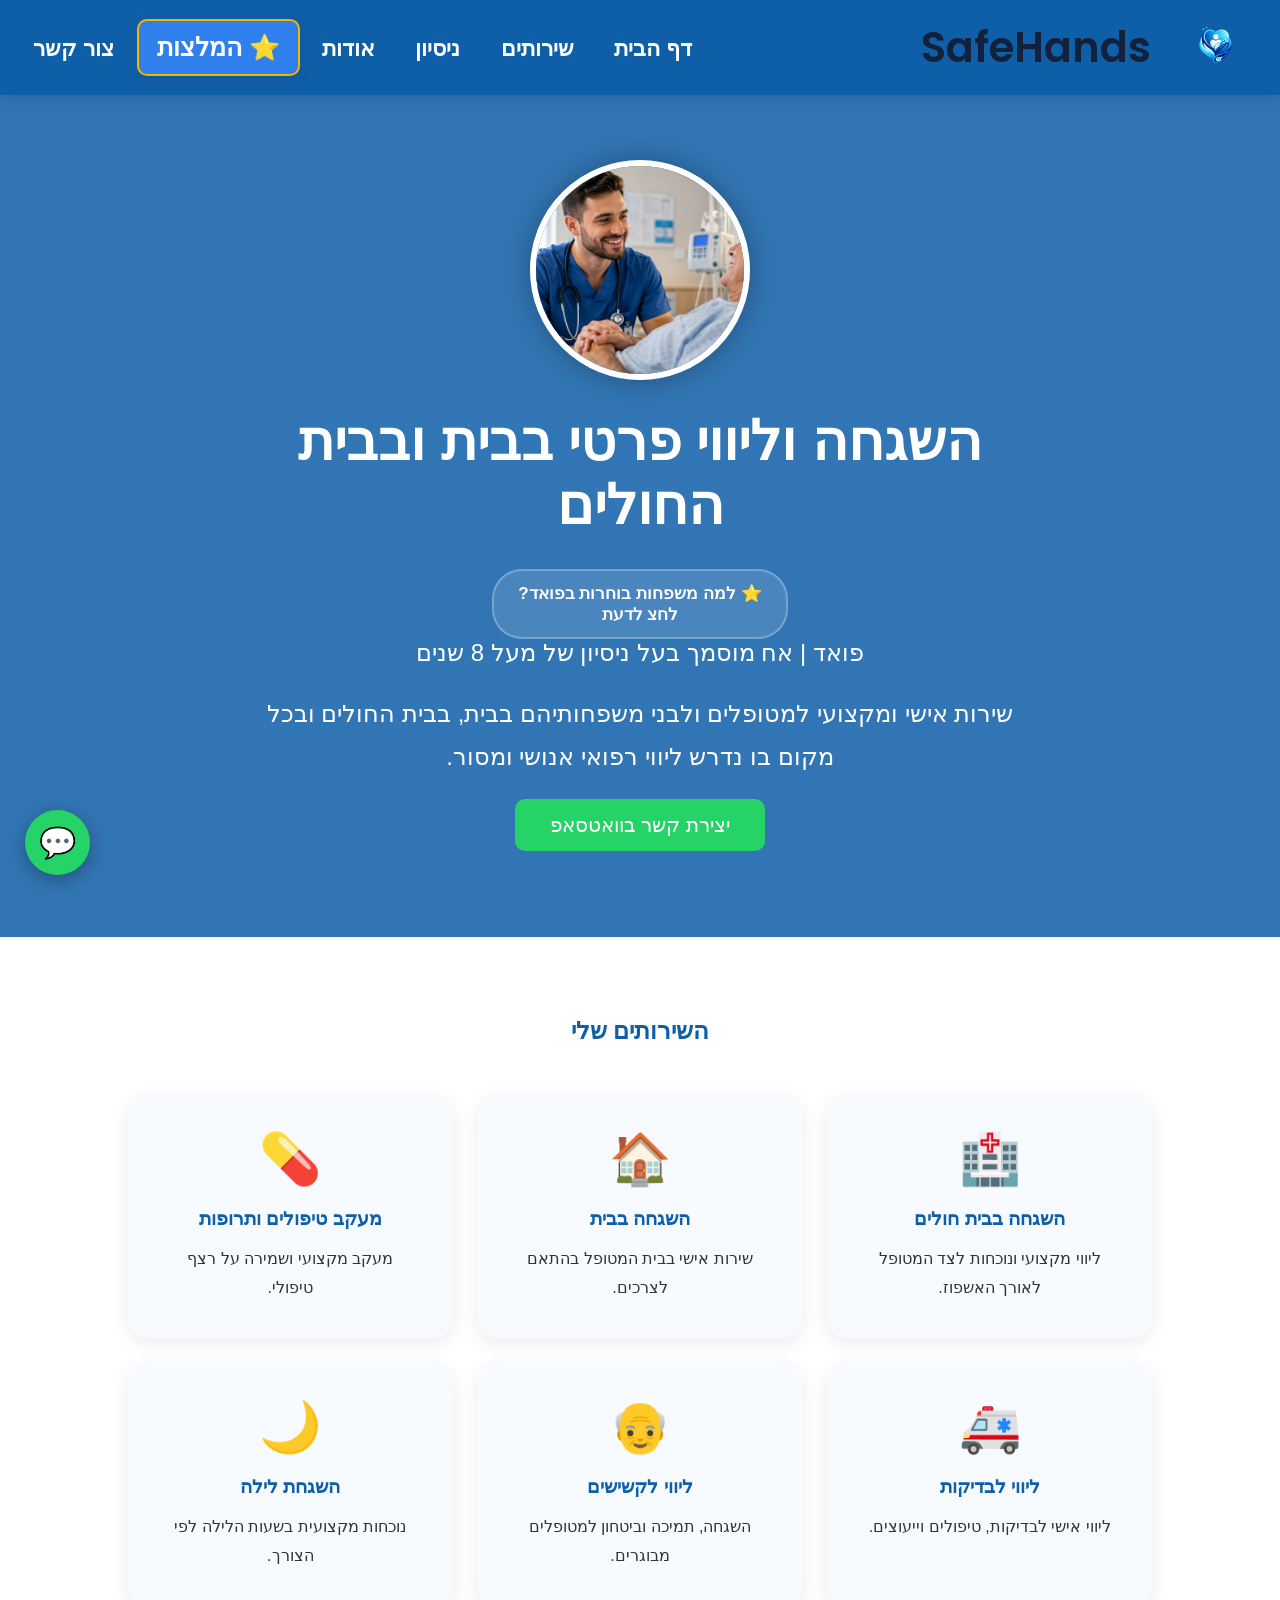
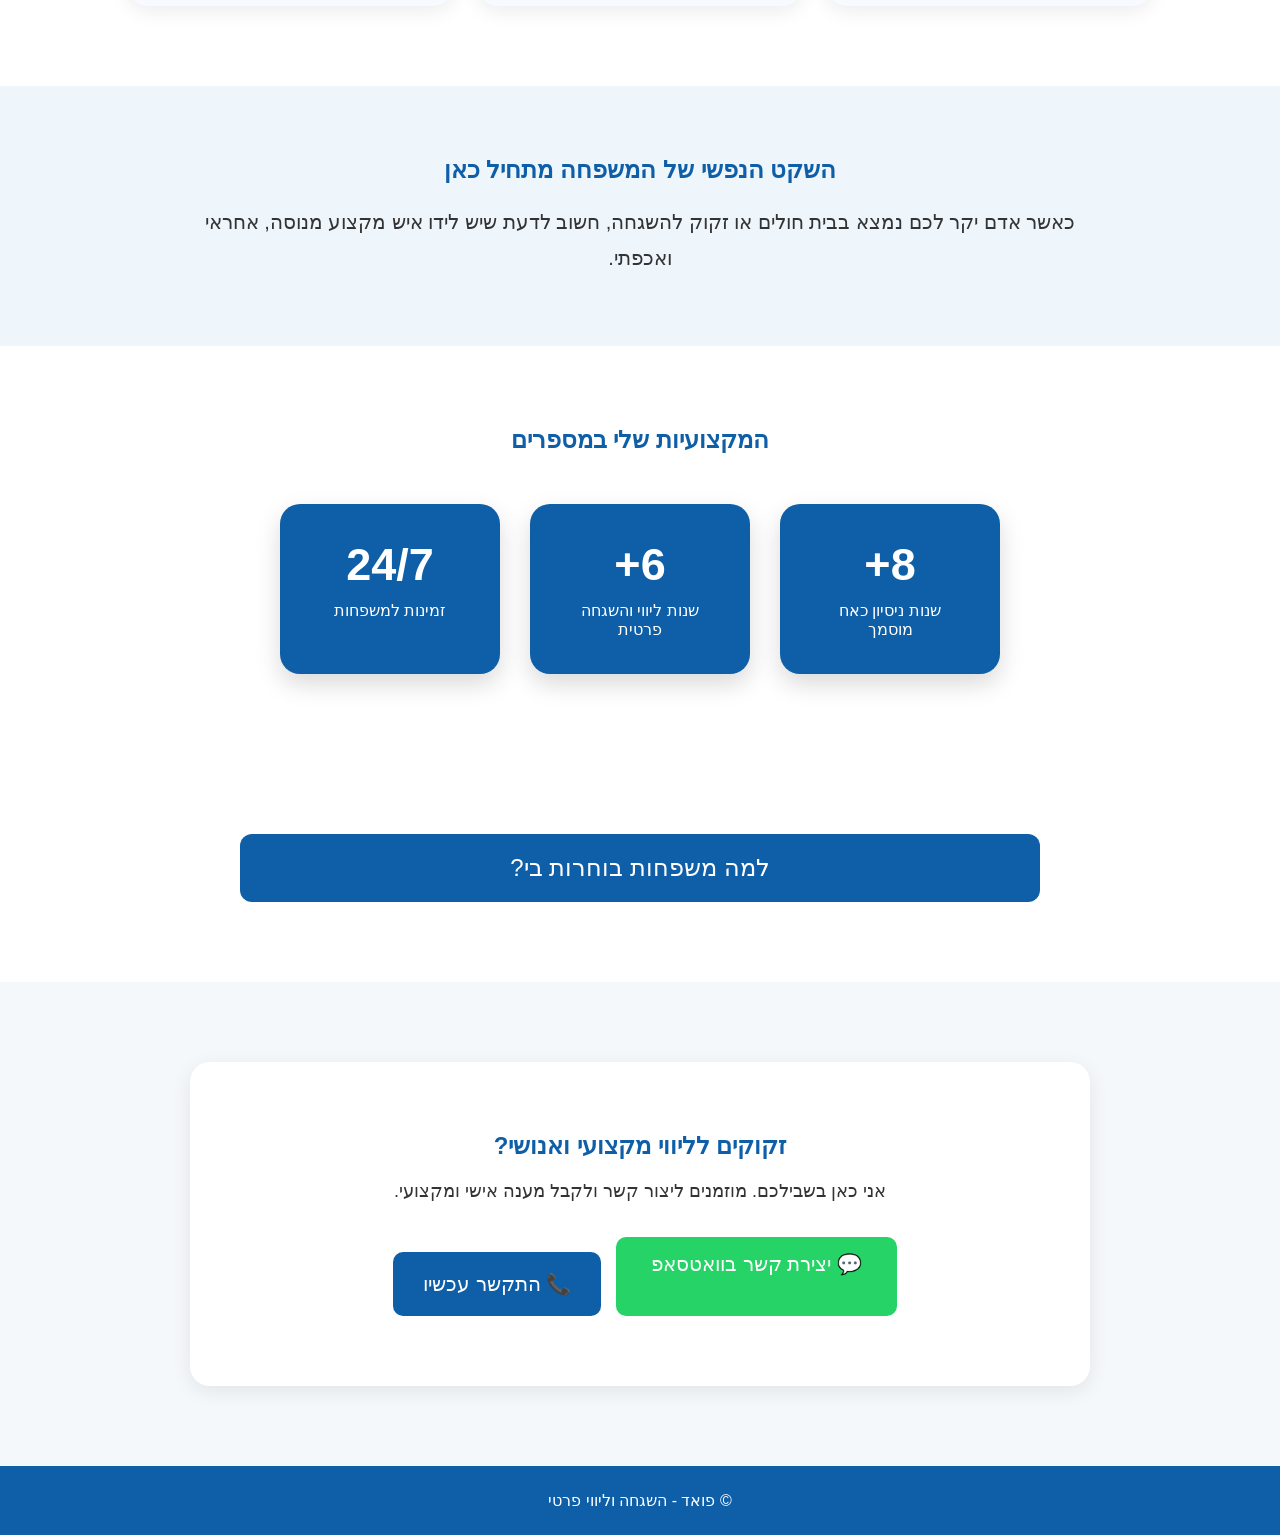
<file: index.html>
<!DOCTYPE html>
<html lang="he" dir="rtl">
<head>
    <meta charset="UTF-8">
    <meta name="viewport" content="width=device-width, initial-scale=1.0">
    <title>פואד - השגחה וליווי פרטי</title>

    <link rel="stylesheet" href="css/style.css">

    <link rel="preconnect" href="https://fonts.googleapis.com">
<link rel="preconnect" href="https://fonts.gstatic.com" crossorigin>

<link href="https://fonts.googleapis.com/css2?family=Montserrat:wght@600;700&display=swap" rel="stylesheet">
<link href="https://fonts.googleapis.com/css2?family=Poppins:wght@600;700&display=swap" rel="stylesheet">
</head>




<body>

<header>

  <div class="logo">
    <img src="images/Logo.jpeg" alt="" class="picLogo">

    <div class="logo-text">
        <span class="logo-main">SafeHands</span>

        <div class="logo-sub">
            אח מוסמך | השגחה וליווי פרטי
        </div>
    </div>
</div>

<button class="menu-toggle">
    ☰
</button>

<nav class="navbar">

    <a href="index.html">דף הבית</a>
    <a href="#services">שירותים</a>
    <a href="#stats">ניסיון</a>
    <a href="about.html">אודות</a>
    <a class="recommendation-link" href="recommendations.html">
        ⭐ המלצות
    </a>
    <a href="contact.html">צור קשר</a>

</nav>

</header>


<section class="hero">

    <div class="hero-content">

        <img src="images/fuad.jpg" alt="פואד" class="profile-image">

    <h1>
    השגחה וליווי פרטי בבית ובבית החולים
</h1>

<a href="recommendations.html" class="reviews-btn">
⭐ למה משפחות בוחרות בפואד?<br>
לחצ לדעת 
</a>

<h3 class="hero-subtitle">
    פואד | אח מוסמך בעל ניסיון של מעל 8 שנים
</h3>

        <p>
            שירות אישי ומקצועי למטופלים ולבני משפחותיהם בבית, בבית החולים ובכל מקום בו נדרש ליווי רפואי אנושי ומסור.
        </p>

        <a class="whatsapp-btn"
           href="https://wa.me/972526939350?text=שלום פואד, ראיתי את האתר שלך ואני מעוניין לקבל מידע על השירותים."
           target="_blank">

            יצירת קשר בוואטסאפ

        </a>

    </div>

</section>






<section class="services" id="services">

    <h2>השירותים שלי</h2>

    <div class="services-grid">

        <div class="service-card">
            <div class="service-icon">🏥</div>
            <h3>השגחה בבית חולים</h3>
            <p>ליווי מקצועי ונוכחות לצד המטופל לאורך האשפוז.</p>
        </div>

        <div class="service-card">
            <div class="service-icon">🏠</div>
            <h3>השגחה בבית</h3>
            <p>שירות אישי בבית המטופל בהתאם לצרכים.</p>
        </div>

        <div class="service-card">
            <div class="service-icon">💊</div>
            <h3>מעקב טיפולים ותרופות</h3>
            <p>מעקב מקצועי ושמירה על רצף טיפולי.</p>
        </div>

        <div class="service-card">
            <div class="service-icon">🚑</div>
            <h3>ליווי לבדיקות</h3>
            <p>ליווי אישי לבדיקות, טיפולים וייעוצים.</p>
        </div>

        <div class="service-card">
            <div class="service-icon">👴</div>
            <h3>ליווי לקשישים</h3>
            <p>השגחה, תמיכה וביטחון למטופלים מבוגרים.</p>
        </div>

        <div class="service-card">
            <div class="service-icon">🌙</div>
            <h3>השגחת לילה</h3>
            <p>נוכחות מקצועית בשעות הלילה לפי הצורך.</p>
        </div>

    </div>

</section>



<section class="trust">

    <h2>השקט הנפשי של המשפחה מתחיל כאן</h2>

    <p>
        כאשר אדם יקר לכם נמצא בבית חולים או זקוק להשגחה,
        חשוב לדעת שיש לידו איש מקצוע מנוסה, אחראי ואכפתי.
    </p>

</section>





<section class="stats" id="stats">

    <h2>המקצועיות שלי במספרים</h2>

    <div class="stats-container">

       <div class="stat-box">
    <h3>8+</h3>
    <p>שנות ניסיון כאח מוסמך</p>
</div>

<div class="stat-box">
    <h3>6+</h3>
    <p>שנות ליווי והשגחה פרטית</p>
</div>

<div class="stat-box">
    <h3>24/7</h3>
    <p>זמינות למשפחות</p>
</div>

    </div>

</section>

<section class="why-me">

    <button class="accordion-btn">
        למה משפחות בוחרות בי?
    </button>

    <div class="accordion-content">

        <ul>

            <li>אח מוסמך עם ניסיון קליני אמיתי</li>

            <li>ליווי אישי וישיר ללא חברת תיווך</li>

            <li>זמינות וגמישות בהתאם לצורכי המשפחה</li>

            <li>ניסיון בסיעוד מורכב ובפסיכיאטריה</li>

            <li>קשר רציף ועדכונים לבני המשפחה</li>

            <li>יחס אנושי, סבלני ומכבד</li>

        </ul>

    </div>

</section>

<section class="final-cta">

    <h2>
        זקוקים לליווי מקצועי ואנושי?
    </h2>

    <p>
        אני כאן בשבילכם. מוזמנים ליצור קשר ולקבל מענה אישי ומקצועי.
    </p>

<div class="cta-buttons">

    <a
    class="whatsapp-btn"
    href="https://wa.me/972526939350"
    target="_blank">

    💬 יצירת קשר בוואטסאפ

    </a>

    <a
    class="call-btn"
    href="tel:0526939350">

    📞 התקשר עכשיו

    </a>

</div>

</section>

<footer>

    <p>
        © פואד - השגחה וליווי פרטי
    </p>

</footer>

<a
class="floating-whatsapp"
href="https://wa.me/972526939350"
target="_blank">

💬

</a>

<script>

const accordionBtn =
document.querySelector(".accordion-btn");

const accordionContent =
document.querySelector(".accordion-content");

accordionBtn.addEventListener("click", () => {

    accordionContent.classList.toggle("active");

});

</script>



<script src="javaScript/js.js"></script>
</body>
</html>
</file>
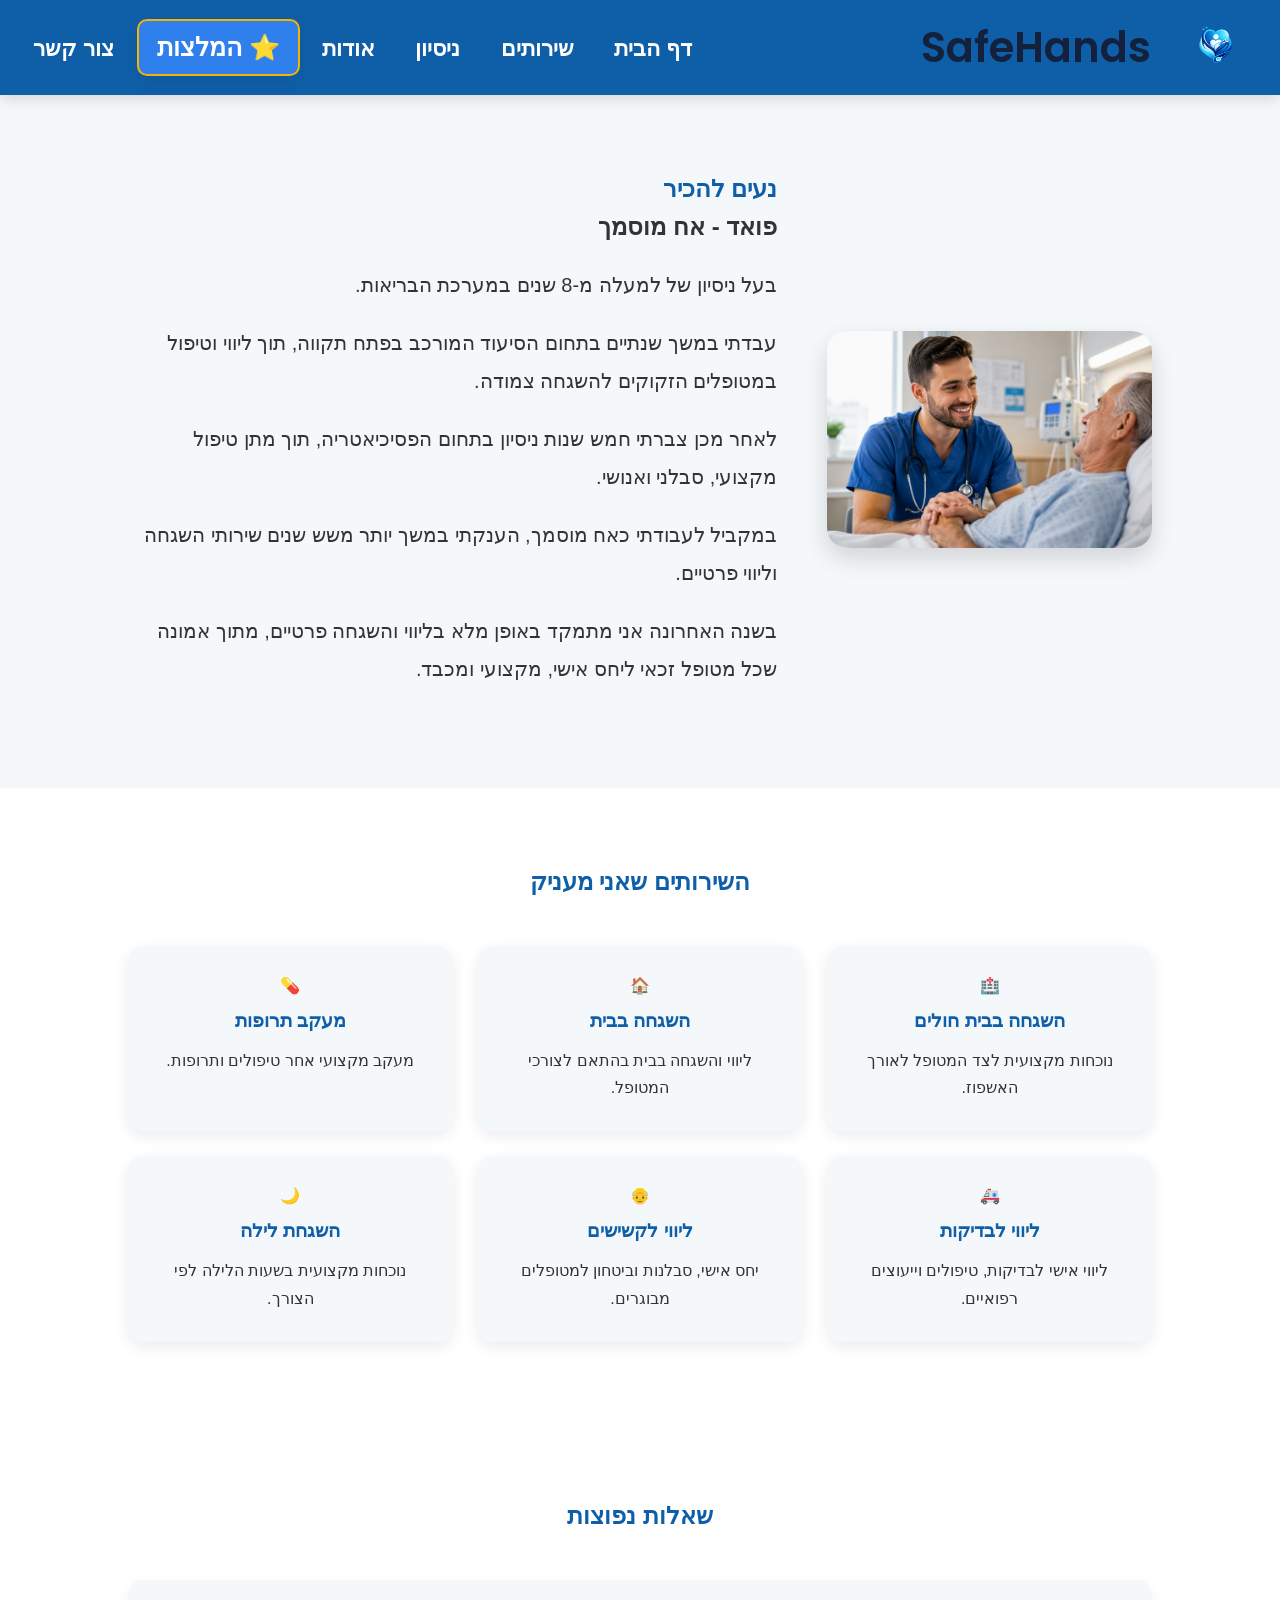
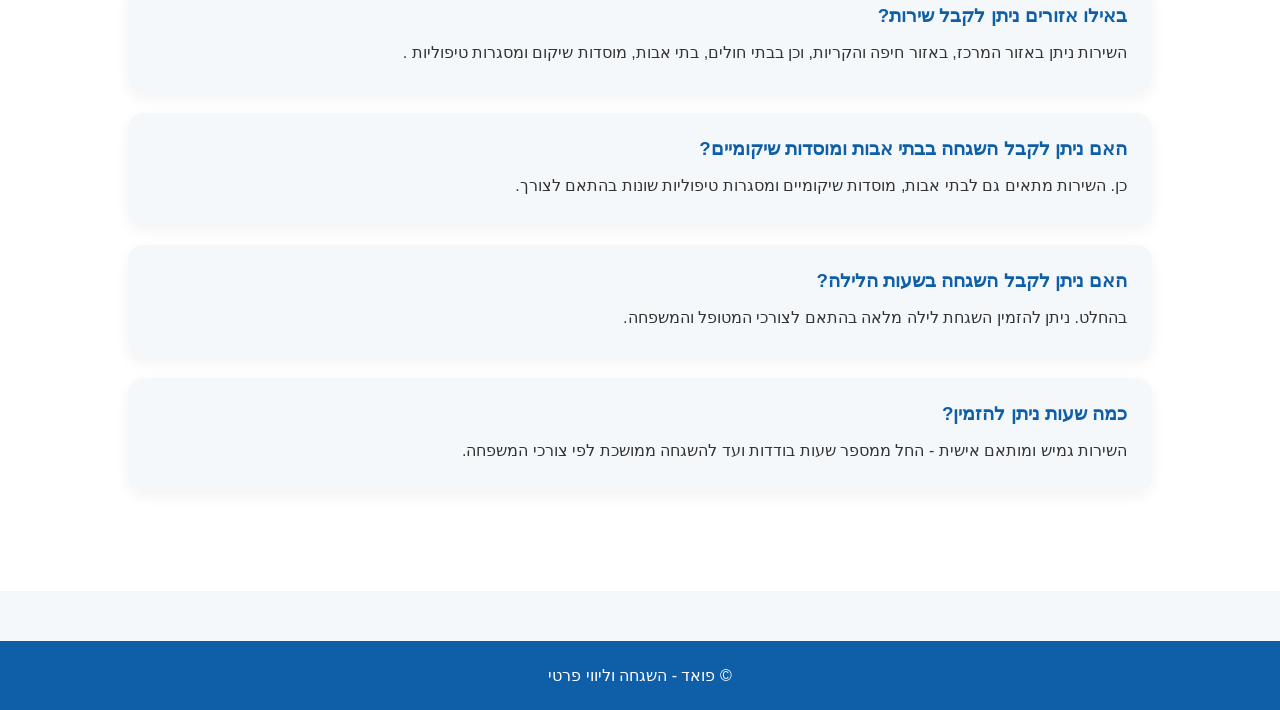
<file: about.html>
<!DOCTYPE html>
<html lang="he" dir="rtl">

<head>

    <meta charset="UTF-8">

    <meta name="viewport" content="width=device-width, initial-scale=1.0">

    <title>אודות - פואד</title>

    <link rel="stylesheet" href="css/style.css">

    <link rel="preconnect" href="https://fonts.googleapis.com">
<link rel="preconnect" href="https://fonts.gstatic.com" crossorigin>

<link href="https://fonts.googleapis.com/css2?family=Montserrat:wght@600;700&display=swap" rel="stylesheet">
<link href="https://fonts.googleapis.com/css2?family=Poppins:wght@600;700&display=swap" rel="stylesheet">

</head>

<body>

<header>

     <div class="logo">
    <img src="images/Logo.jpeg" alt="" class="picLogo">

    <div class="logo-text">
        <span class="logo-main">SafeHands</span>

        <div class="logo-sub">
            אח מוסמך | השגחה וליווי פרטי
        </div>
    </div>
</div>

 
<button class="menu-toggle">
    ☰
</button>

<nav class="navbar">

    <a href="index.html">דף הבית</a>
    <a href="#services">שירותים</a>
    <a href="#stats">ניסיון</a>
    <a href="about.html">אודות</a>
    <a class="recommendation-link" href="recommendations.html">
        ⭐ המלצות
    </a>
    <a href="contact.html">צור קשר</a>

</nav>


</header>

<section class="about-page">

    <div class="about-container">

        <div class="about-image">

            <img src="images/fuad.jpg" alt="פואד">

        </div>

        <div class="about-content">

            <h1>נעים להכיר</h1>

            <h2>פואד - אח מוסמך</h2>

            <p>
                בעל ניסיון של למעלה מ-8 שנים במערכת הבריאות.
            </p>

            <p>
                עבדתי במשך שנתיים בתחום הסיעוד המורכב בפתח תקווה,
                תוך ליווי וטיפול במטופלים הזקוקים להשגחה צמודה.
            </p>

            <p>
                לאחר מכן צברתי חמש שנות ניסיון בתחום הפסיכיאטריה,
                תוך מתן טיפול מקצועי, סבלני ואנושי.
            </p>

            <p>
                במקביל לעבודתי כאח מוסמך,
                הענקתי במשך יותר משש שנים שירותי השגחה וליווי פרטיים.
            </p>

            <p>
                בשנה האחרונה אני מתמקד באופן מלא בליווי והשגחה פרטיים,
                מתוך אמונה שכל מטופל זכאי ליחס אישי, מקצועי ומכבד.
            </p>

        </div>

    </div>

</section>

<section class="services-details">

    <h2>השירותים שאני מעניק</h2>

    <div class="service-grid">

        <div class="service-item">
            🏥
            <h3>השגחה בבית חולים</h3>
            <p>נוכחות מקצועית לצד המטופל לאורך האשפוז.</p>
        </div>

        <div class="service-item">
            🏠
            <h3>השגחה בבית</h3>
            <p>ליווי והשגחה בבית בהתאם לצורכי המטופל.</p>
        </div>

        <div class="service-item">
            💊
            <h3>מעקב תרופות</h3>
            <p>מעקב מקצועי אחר טיפולים ותרופות.</p>
        </div>

        <div class="service-item">
            🚑
            <h3>ליווי לבדיקות</h3>
            <p>ליווי אישי לבדיקות, טיפולים וייעוצים רפואיים.</p>
        </div>

        <div class="service-item">
            👴
            <h3>ליווי לקשישים</h3>
            <p>יחס אישי, סבלנות וביטחון למטופלים מבוגרים.</p>
        </div>

        <div class="service-item">
            🌙
            <h3>השגחת לילה</h3>
            <p>נוכחות מקצועית בשעות הלילה לפי הצורך.</p>
        </div>

    </div>

</section>





<section class="faq">

    <h2>שאלות נפוצות</h2>

    <div class="faq-item">
        <h3>באילו אזורים ניתן לקבל שירות?</h3>
        <p>
           השירות ניתן באזור המרכז, באזור חיפה והקריות,
וכן בבתי חולים, בתי אבות, מוסדות שיקום ומסגרות טיפוליות .
        </p>
    </div>

    <div class="faq-item">
        <h3>האם ניתן לקבל השגחה בבתי אבות ומוסדות שיקומיים?</h3>
        <p>
            כן. השירות מתאים גם לבתי אבות, מוסדות שיקומיים ומסגרות טיפוליות שונות בהתאם לצורך.
        </p>
    </div>

    <div class="faq-item">
        <h3>האם ניתן לקבל השגחה בשעות הלילה?</h3>
        <p>
            בהחלט. ניתן להזמין השגחת לילה מלאה בהתאם לצורכי המטופל והמשפחה.
        </p>
    </div>

    <div class="faq-item">
        <h3>כמה שעות ניתן להזמין?</h3>
        <p>
            השירות גמיש ומותאם אישית - החל ממספר שעות בודדות ועד להשגחה ממושכת לפי צורכי המשפחה.
        </p>
    </div>

</section>

<footer>

    <p>
        © פואד - השגחה וליווי פרטי
    </p>

</footer>

<script src="javaScript/js.js" ></script>

</body>

</html>
</file>
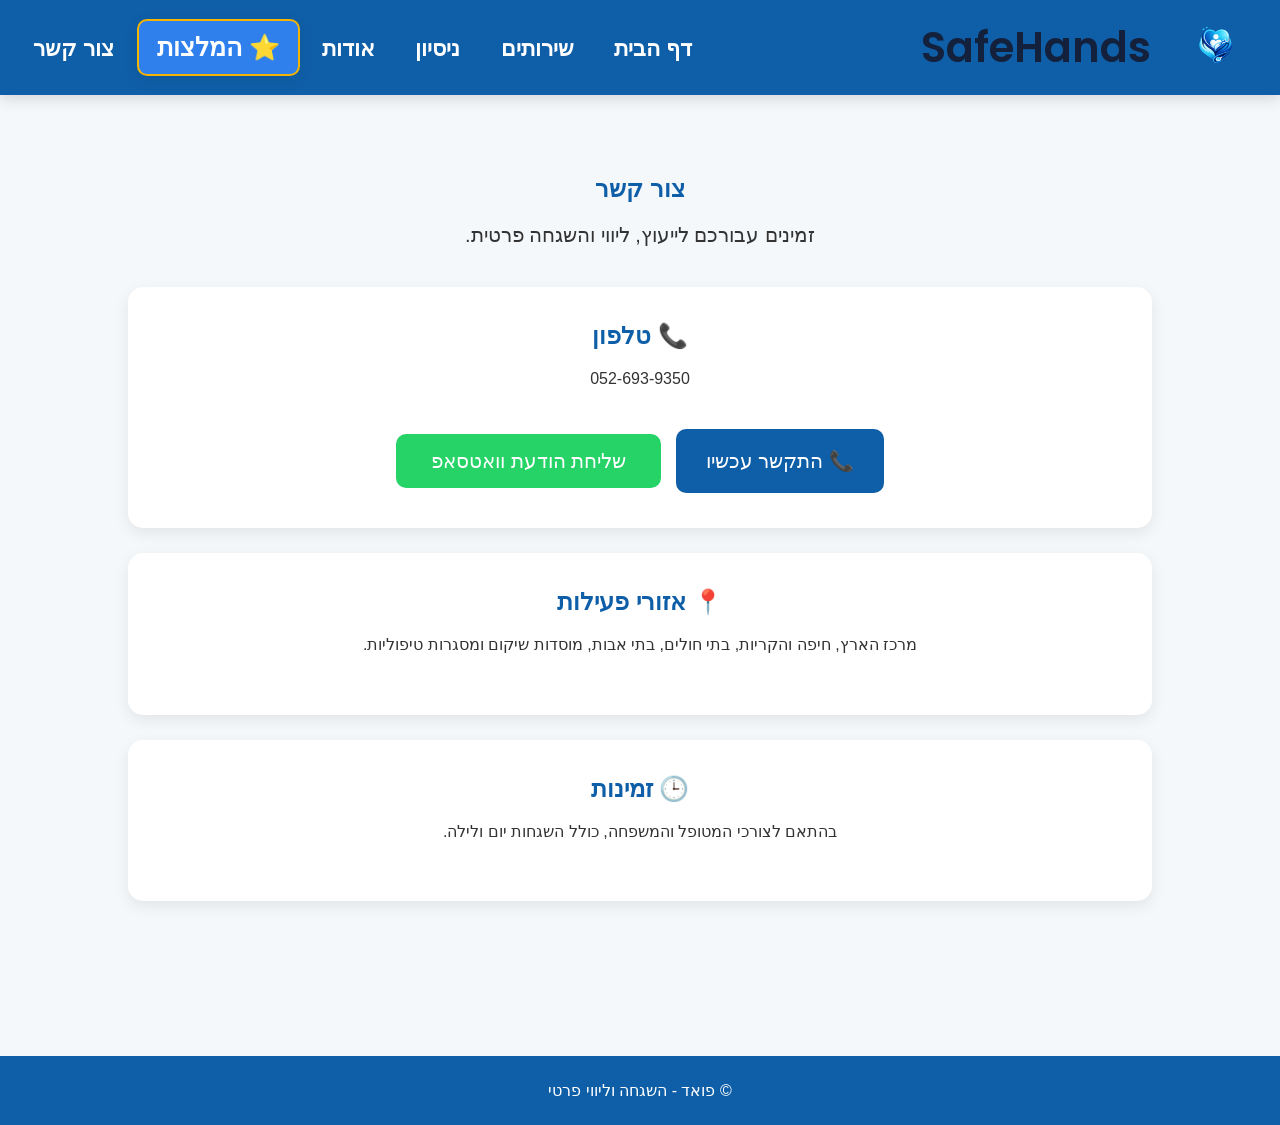
<file: contact.html>
<!DOCTYPE html>
<html lang="he" dir="rtl">

<head>

<meta charset="UTF-8">

<meta name="viewport" content="width=device-width, initial-scale=1.0">

<title>צור קשר - פואד</title>

<link rel="stylesheet" href="css/style.css">

<link rel="preconnect" href="https://fonts.googleapis.com">
<link rel="preconnect" href="https://fonts.gstatic.com" crossorigin>

<link href="https://fonts.googleapis.com/css2?family=Montserrat:wght@600;700&display=swap" rel="stylesheet">
<link href="https://fonts.googleapis.com/css2?family=Poppins:wght@600;700&display=swap" rel="stylesheet">

</head>

<body>

<header>

    <div class="logo">
    <img src="images/Logo.jpeg" alt="" class="picLogo">

    <div class="logo-text">
        <span class="logo-main">SafeHands</span>

        <div class="logo-sub">
            אח מוסמך | השגחה וליווי פרטי
        </div>
    </div>
</div>


<button class="menu-toggle">
    ☰
</button>

<nav class="navbar">

    <a href="index.html">דף הבית</a>
    <a href="#services">שירותים</a>
    <a href="#stats">ניסיון</a>
    <a href="about.html">אודות</a>
    <a class="recommendation-link" href="recommendations.html">
        ⭐ המלצות
    </a>
    <a href="contact.html">צור קשר</a>

</nav>


</header>

<section class="contact-page">

    <h1>צור קשר</h1>

    <p class="contact-intro">
        זמינים עבורכם לייעוץ, ליווי והשגחה פרטית.
    </p>

    <div class="contact-box">

        <h2>📞 טלפון</h2>

        <p>052-693-9350</p>

        <a class="call-btn" href="tel:0526939350">
    📞 התקשר עכשיו
</a>

        <a
        class="whatsapp-btn"
        href="https://wa.me/972526939350"
        target="_blank">

        שליחת הודעת וואטסאפ

        </a>

    </div>

    <div class="contact-box">

        <h2>📍 אזורי פעילות</h2>

        <p>
            מרכז הארץ, חיפה והקריות,
            בתי חולים, בתי אבות,
            מוסדות שיקום ומסגרות טיפוליות.
        </p>

    </div>

    <div class="contact-box">

        <h2>🕒 זמינות</h2>

        <p>
            בהתאם לצורכי המטופל והמשפחה,
            כולל השגחות יום ולילה.
        </p>

    </div>

</section>

<footer>

<p>
© פואד - השגחה וליווי פרטי
</p>

</footer>

<script src="javaScript/js.js" ></script>

</body>

</html>
</file>
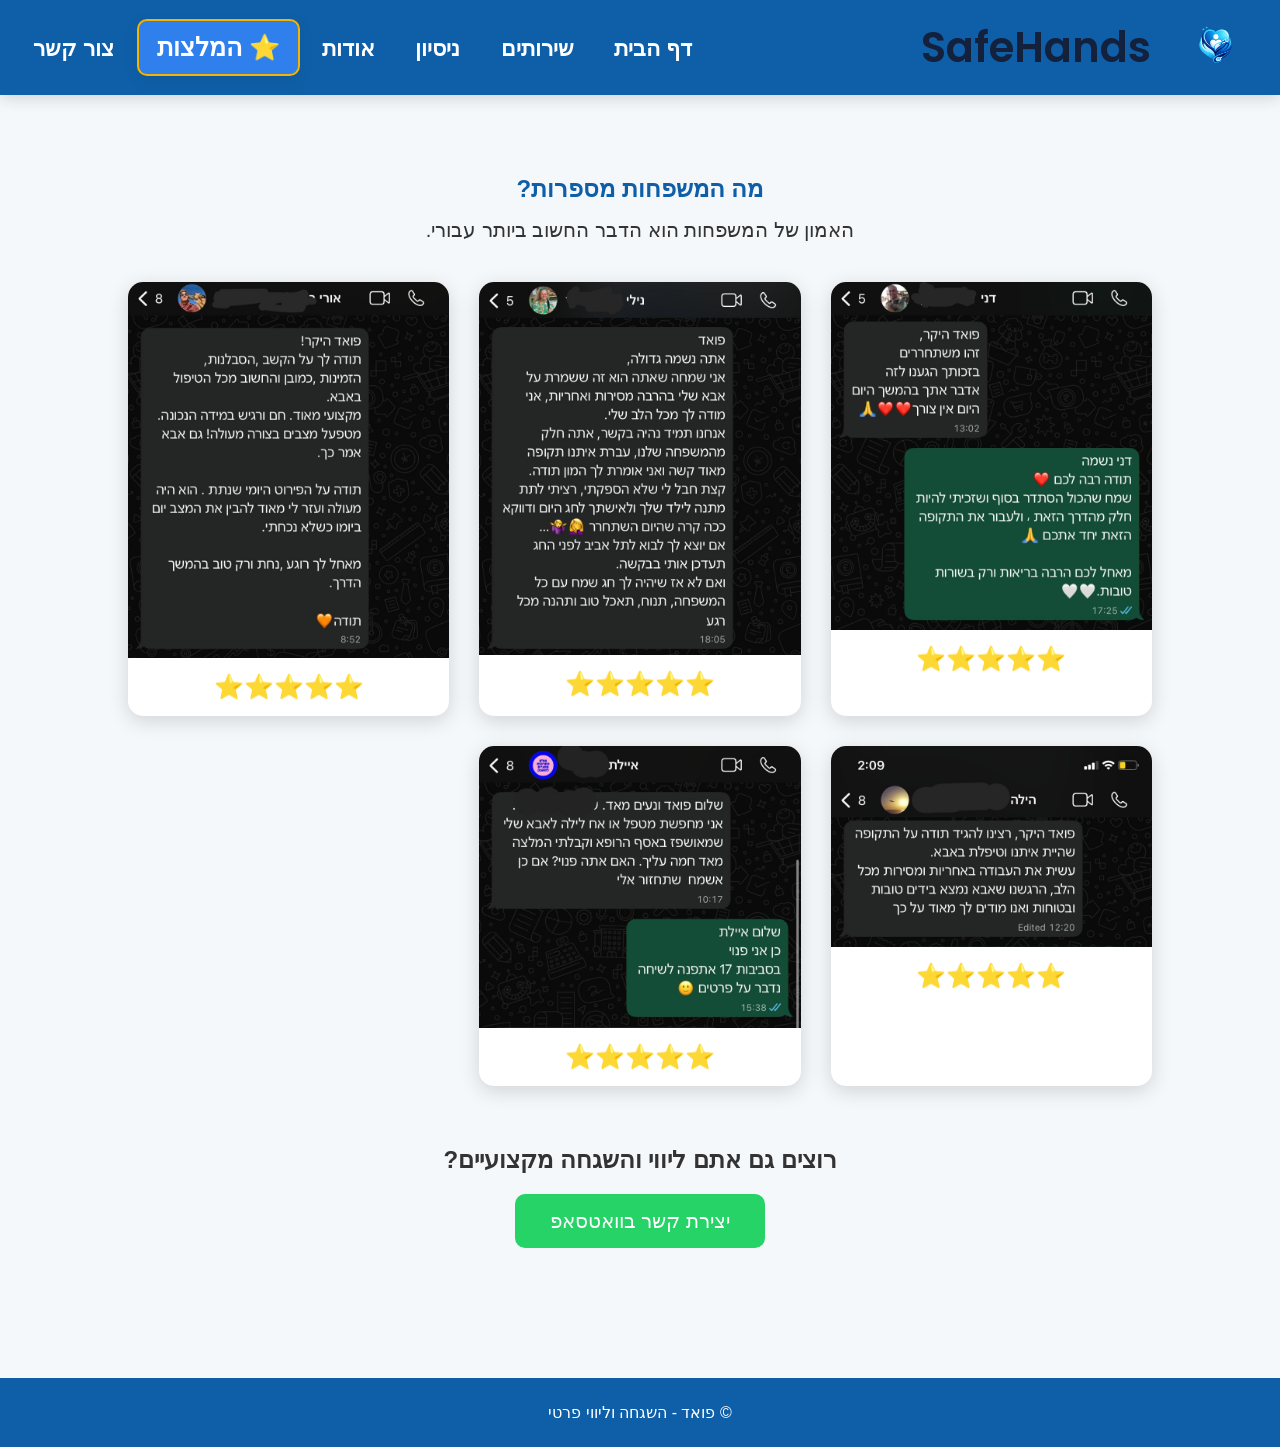
<file: recommendations.html>
<!DOCTYPE html>
<html lang="he" dir="rtl">

<head>
    <meta charset="UTF-8">
    <meta name="viewport" content="width=device-width, initial-scale=1.0">
    <title>המלצות - פואד</title>

    <link rel="stylesheet" href="css/style.css">

    <link rel="preconnect" href="https://fonts.googleapis.com">
<link rel="preconnect" href="https://fonts.gstatic.com" crossorigin>

<link href="https://fonts.googleapis.com/css2?family=Montserrat:wght@600;700&display=swap" rel="stylesheet">
<link href="https://fonts.googleapis.com/css2?family=Poppins:wght@600;700&display=swap" rel="stylesheet">
</head>

<body>

<header>

    <div class="logo">
    <img src="images/Logo.jpeg" alt="" class="picLogo">

    <div class="logo-text">
        <span class="logo-main">SafeHands</span>

        <div class="logo-sub">
            אח מוסמך | השגחה וליווי פרטי
        </div>
    </div>
</div>


<button class="menu-toggle">
    ☰
</button>

<nav class="navbar">

    <a href="index.html">דף הבית</a>
    <a href="#services">שירותים</a>
    <a href="#stats">ניסיון</a>
    <a href="about.html">אודות</a>
    <a class="recommendation-link" href="recommendations.html">
        ⭐ המלצות
    </a>
    <a href="contact.html">צור קשר</a>

</nav>


</header>

<section class="recommendations-page">

    <h1>מה המשפחות מספרות?</h1>

    <p class="recommendations-intro">
        האמון של המשפחות הוא הדבר החשוב ביותר עבורי.
    </p>

    <div class="recommendations-gallery">

        <div class="recommendation-card">

            <img src="images/reco1.jpeg" alt="recommendation">

            <div class="stars">
                ⭐⭐⭐⭐⭐
            </div>

        </div>

        <div class="recommendation-card">

            <img src="images/reco2.jpeg" alt="recommendation">

            <div class="stars">
                ⭐⭐⭐⭐⭐
            </div>

        </div>

        <div class="recommendation-card">

            <img src="images/reco3.jpeg" alt="recommendation">

            <div class="stars">
                ⭐⭐⭐⭐⭐
            </div>

        </div>


               <div class="recommendation-card">

            <img src="images/reco4.jpeg" alt="recommendation">

            <div class="stars">
                ⭐⭐⭐⭐⭐
            </div>

        </div>

               <div class="recommendation-card">

            <img src="images/reco6.jpeg" alt="recommendation">

            <div class="stars">
                ⭐⭐⭐⭐⭐
            </div>

        </div>

    </div>

    <div class="recommendation-contact">

    <h2>רוצים גם אתם ליווי והשגחה מקצועיים?</h2>

    <a class="whatsapp-btn"
       href="https://wa.me/972526939350"
       target="_blank">

       יצירת קשר בוואטסאפ

    </a>

</div>
</section>

<footer>

    <p>
        © פואד - השגחה וליווי פרטי
    </p>

</footer>

<div id="imageModal" class="modal">

    <span class="close-modal">&times;</span>

    <img class="modal-image" id="modalImage">

</div>


<script>

const images =
document.querySelectorAll(".recommendation-card img");

const modal =
document.getElementById("imageModal");

const modalImage =
document.getElementById("modalImage");

const closeModal =
document.querySelector(".close-modal");

images.forEach(img => {

    img.addEventListener("click", () => {

        modal.style.display = "block";

        modalImage.src = img.src;

    });

});

closeModal.addEventListener("click", () => {

    modal.style.display = "none";

});

modal.addEventListener("click", (e) => {

    if(e.target === modal){

        modal.style.display = "none";

    }

});

</script>

<script src="javaScript/js.js" ></script>
</body>

</html>
</file>
<file: css/style.css>
*{
    margin:0;
    padding:0;
    box-sizing:border-box;
    font-family:Arial, sans-serif;
}

body{
    background:#f5f8fb;
    color:#333;
}

header{
    background:#0f5fa8;
    color:white;

    display:flex;
    justify-content:space-between;
    align-items:center;

    padding:0px 15px;
    position:relative;
}

nav a{

    color:white;

    text-decoration:none;

    font-weight:700;

    font-size:22px;

    padding:12px 18px;

    border-radius:10px;

    transition:all 0.3s ease;

    display:inline-block;
}

.hero{
    text-align:center;
    padding:100px 20px;
}

.hero h1{
    font-size:48px;
    margin-bottom:20px;
}

.hero p{
    font-size:22px;
    margin-bottom:30px;
}

.whatsapp-btn{
    background:#25d366;
    color:white;

    text-decoration:none;

    padding:15px 35px;
    border-radius:10px;

    font-size:20px;
}

.services{
    padding:5px 10%;
}

.services h2{
    text-align:center;
    margin-bottom:40px;
}

.cards{
    display:grid;
    grid-template-columns:repeat(auto-fit,minmax(250px,1fr));
    gap:20px;
}

.card{
    background:white;
    padding:30px;

    text-align:center;

    border-radius:15px;

    box-shadow:0 0 15px rgba(0,0,0,0.1);
}

.advantages{
    padding:80px 10%;
    text-align:center;
}

.advantages ul{
    list-style:none;
    margin-top:30px;
}

.advantages li{
    margin-bottom:15px;
    font-size:20px;
}

footer{
    background:#0f5fa8;
    color:white;
    text-align:center;
    padding:25px;
    margin-top:50px;
}


.hero{
    background:linear-gradient(
        rgba(15,95,168,0.85),
        rgba(15,95,168,0.85)
    );
    
    color:white;

  

    display:flex;
    justify-content:center;
    align-items:center;

    text-align:center;
}

.hero-content{
    max-width:800px;
    margin-top: -35px;
     margin-bottom:0;
}

.profile-image{
    width:220px;
    height:220px;

    object-fit:cover;

    border-radius:50%;

    border:6px solid white;

    margin-bottom:25px;

    box-shadow:0 0 30px rgba(0,0,0,0.3);
}

.hero h1{
    font-size:55px;
    margin-bottom:20px;
}

.hero p{
    font-size:24px;
    line-height:1.8;
    margin-bottom:35px;
}

.card{
    transition:0.3s;
}

.card:hover{
    transform:translateY(-10px);
}

.whatsapp-btn:hover{
    opacity:0.9;
}


.stats{
    background:white;
    padding:80px 10%;
    text-align:center;
}

.stats h2{
    margin-bottom:50px;
    color:#0f5fa8;
}

.stats-container{
    display:flex;
    justify-content:center;
    gap:30px;
    flex-wrap:wrap;
}

.stat-box{
    background:#0f5fa8;
    color:white;

    width:220px;

    padding:35px;

    border-radius:20px;

    box-shadow:0 10px 25px rgba(0,0,0,0.15);
}

.stat-box h3{
    font-size:45px;
    margin-bottom:10px;
}

.trust{
    padding:70px 15%;
    text-align:center;
    background:#eef5fb;
}

.trust h2{
    color:#0f5fa8;
    margin-bottom:20px;
}

.trust p{
    font-size:20px;
    line-height:1.8;
}

.why-me{
    padding:80px 10%;
    background:#ffffff;
    text-align:center;
}

.why-me h2{
    color:#0f5fa8;
    margin-bottom:35px;
}

.why-me ul{
    list-style:none;
    max-width:700px;
    margin:auto;
}

.why-me li{
    padding:15px;
    margin-bottom:12px;
    background:#f5f8fb;
    border-radius:12px;
    font-size:20px;
}

.why-me{
    padding:80px 10%;
}

.accordion{
    max-width:800px;
    margin:auto;
}

.accordion-title{
    background:#0f5fa8;
    color:white;
    padding:20px;
    border-radius:12px;
    text-align:center;
    font-size:24px;
    cursor:pointer;
}

.accordion-content{
    max-height:0;
    overflow:hidden;
    transition:max-height 0.5s ease;
}


.accordion-content ul{
    list-style:none;
    margin-top:15px;
}

.accordion-content li{
    background:#f5f8fb;
    padding:15px;
    margin-bottom:10px;
    border-radius:10px;
}

header{
    position:sticky;
    top:0;
    z-index:999;

    background:#0f5fa8;

    box-shadow:0 3px 15px rgba(0,0,0,0.15);

    backdrop-filter:blur(8px);
}

.logo{
    display:flex;
    align-items:center;
    gap:14px;
}
.logo-text{
    display:flex;
    flex-direction:column;
    justify-content:center;
}



.logo-main{
   font-family: "Poppins", sans-serif;
   font-weight: 600;
    font-size:42px;
   color: #14213D;
    line-height:1;
}



.logo-sub{
    display: none;
}
.picLogo{
    width:100px;
    height:95px;
    object-fit:contain;
}

nav a{
    transition:0.3s;
}

nav a:hover{
    background:rgba(255,255,255,0.15);
    transform:scale(1.2);
    color:white;
    -webkit-transform:scale(1.2);
    -moz-transform:scale(1.2);
    -ms-transform:scale(1.2);
    -o-transform:scale(1.2);
}

.floating-whatsapp{
    position:fixed;

    bottom:25px;
    left:25px;

    width:65px;
    height:65px;

    background:#25d366;

    border-radius:50%;

    display:flex;
    justify-content:center;
    align-items:center;

    text-decoration:none;

    font-size:30px;

    box-shadow:0 5px 20px rgba(0,0,0,0.3);

    z-index:9999;
}

.hero-subtitle{
    margin-bottom:25px;
    font-size:24px;
    font-weight:normal;
}

.recommendations-page{
    padding:80px 10%;
    text-align:center;
}

.recommendations-page h1{
    color:#0f5fa8;
    margin-bottom:15px;
}

.recommendations-intro{
    margin-bottom:40px;
    font-size:20px;
}

.recommendations-gallery{
    display:grid;
    grid-template-columns:repeat(auto-fit,minmax(320px,1fr));
    gap:30px;
}

.recommendation-card{
    background:white;

    border-radius:15px;

    overflow:hidden;

    box-shadow:0 5px 20px rgba(0,0,0,0.15);

    transition:0.3s;
}

.recommendation-card:hover{
    transform:translateY(-8px);
}

.recommendation-card img{
    width:100%;
    display:block;
}

.stars{
    padding:15px;
    font-size:24px;
}

.recommendation-card img{
    width:100%;
    display:block;

    transition:0.4s;
}

.recommendation-card:hover img{
    transform:scale(1.03);
}

.recommendation-contact{
    margin-top:60px;
}

.recommendation-contact .whatsapp-btn{
    display:inline-block;
    margin-top:20px;
}


.modal{
    display:none;

    position:fixed;

    top:0;
    left:0;

    width:100%;
    height:100%;

    background:rgba(0,0,0,0.7);

    z-index:9999;
}

.modal-image{
    position:absolute;

    top:50%;
    left:50%;

    transform:translate(-50%,-50%);

    width:700px;
    max-width:90%;

    max-height:80vh;

    border-radius:15px;

    box-shadow:0 0 30px rgba(0,0,0,0.4);
}

.close-modal{
    position:absolute;

    top:20px;
    left:30px;

    color:white;

    font-size:40px;

    cursor:pointer;
}

.recommendation-card img{
    cursor:pointer;
    transition:0.3s;
}

.recommendation-card img:hover{
    transform:scale(1.02);
    opacity:0.9;
}

.about-page{
    padding:80px 10%;
}

.about-container{
    display:flex;

    gap:50px;

    align-items:center;

    flex-wrap:wrap;
}

.about-image{
    flex:1;
    min-width:300px;
}

.about-image img{
    width:100%;

    border-radius:20px;

    box-shadow:0 10px 25px rgba(0,0,0,0.15);
}

.about-content{
    flex:2;
    min-width:300px;
}

.about-content h1{
    color:#0f5fa8;
    margin-bottom:10px;
}

.about-content h2{
    margin-bottom:25px;
}

.about-content p{
    font-size:20px;
    line-height:1.9;
    margin-bottom:20px;
}

.services-details{
    padding:80px 10%;
    background:white;
}

.services-details h2{
    text-align:center;
    color:#0f5fa8;
    margin-bottom:50px;
}

.service-grid{
    display:grid;
    grid-template-columns:repeat(auto-fit,minmax(250px,1fr));
    gap:25px;
}

.service-item{
    background:#f5f8fb;

    padding:30px;

    border-radius:15px;

    text-align:center;

    transition:0.3s;

    box-shadow:0 5px 15px rgba(0,0,0,0.08);
}

.service-item:hover{
    transform:translateY(-8px);
}

.service-item h3{
    margin:15px 0;
    color:#0f5fa8;
}

.service-item p{
    line-height:1.7;
}

.faq{
    padding:80px 10%;
    background:white;
}

.faq h2{
    text-align:center;
    color:#0f5fa8;
    margin-bottom:50px;
}

.faq-item{
    background:#f5f8fb;

    padding:25px;

    margin-bottom:20px;

    border-radius:15px;

    box-shadow:0 5px 15px rgba(0,0,0,0.05);
}

.faq-item h3{
    color:#0f5fa8;
    margin-bottom:12px;
}

.faq-item p{
    line-height:1.8;
}

.contact-page{
    padding:80px 10%;
    text-align:center;
}

.contact-page h1{
    color:#0f5fa8;
    margin-bottom:20px;
}

.contact-intro{
    margin-bottom:40px;
    font-size:20px;
}

.contact-box{
    background:white;

    padding:35px;

    margin-bottom:25px;

    border-radius:15px;

    box-shadow:0 5px 15px rgba(0,0,0,0.08);
}

.contact-box h2{
    color:#0f5fa8;
    margin-bottom:15px;
}

.contact-box p{
    line-height:1.8;
}
.contact-box p{
    margin-bottom:20px;
}

.contact-box .whatsapp-btn{
    display:inline-block;
}



.call-btn{
    display:inline-block;

    margin-top:15px;
    margin-left:10px;

    background:#0f5fa8;

    color:white;

    text-decoration:none;

    padding:15px 25px;

    border-radius:10px;
}
.final-message{
    text-align:center;

    font-size:24px;

    font-weight:bold;

    color:#0f5fa8;

    margin:60px 0;
}

.accordion-btn{
    width:100%;

    max-width:800px;

    background:#0f5fa8;

    color:white;

    border:none;

    padding:20px;

    border-radius:12px;

    font-size:24px;

    cursor:pointer;

    display:block;

    margin:auto;
}

.accordion-content{
    max-height:0;

    overflow:hidden;

    transition:max-height 0.4s ease;

    max-width:800px;

    margin:auto;
}

.accordion-content.active{
    max-height:500px;
}

.services{
    padding:80px 10%;
    background:white;
}

.services h2{
    text-align:center;
    color:#0f5fa8;
    margin-bottom:50px;
}

.services-grid{
    display:grid;
    grid-template-columns:repeat(auto-fit,minmax(280px,1fr));
    gap:25px;
}

.service-card{
    background:#f7faff;

    padding:35px;

    border-radius:20px;

    text-align:center;

    transition:0.3s;

    box-shadow:0 5px 20px rgba(0,0,0,0.08);
}

.service-card:hover{
    transform:translateY(-8px);

    box-shadow:0 12px 30px rgba(0,0,0,0.12);
}

.service-icon{
    font-size:50px;

    margin-bottom:20px;
}

.service-card h3{
    color:#0f5fa8;

    margin-bottom:15px;
}

.service-card p{
    line-height:1.8;
}

.final-cta{

    text-align:center;

    padding:70px 20px;

    margin:80px auto;

    max-width:900px;

    background:white;

    border-radius:20px;

    box-shadow:0 5px 20px rgba(0,0,0,0.08);
}

.final-cta h2{

    color:#0f5fa8;

    margin-bottom:15px;
}

.final-cta p{

    font-size:18px;

    margin-bottom:30px;

    line-height:1.8;
}
.cta-buttons{

    display:flex;

    justify-content:center;

    gap:15px;

    flex-wrap:wrap;
}

.call-btn{

    background:#0f5fa8;

    color:white;

    text-decoration:none;

    padding:20px 30px;

    border-radius:10px;

    font-size:20px;

    transition:0.3s;
}

.call-btn:hover{

    opacity:0.9;
}

.logo:hover .logo-main{

    transform:scale(1.05);
}

.recommendation-link{

    background:white;

  background:#2f80ed;
color:white;

    border:2px solid #f4b400;

    font-weight:700;
    font-size: 25px;

    box-shadow:0 4px 15px rgba(0,0,0,0.08);
}

.recommendation-link:hover{

    background:#f4b400;

    color:white !important;

    transform:scale(1.08);
}

.menu-toggle{

    display:none;

    background:none;

    border:none;

    color:white;

    font-size:32px;

    cursor:pointer;
}

@media (max-width:768px){

 .logo-main{
    display:none;
}

.hero{
    min-height:unset;
    height:auto;
    padding-bottom:25px;
    margin-bottom: 0;
}

.profile-image{
    width:130px;
    height:130px;
    margin-bottom:15px;
}

.hero h1{
    font-size:28px;
    margin-bottom:12px;
}

.hero-subtitle{
    font-size:18px;
    margin-bottom:15px;
}

.hero p{
    font-size:16px;
    line-height:1.6;
    margin-bottom:10px;
}

.reviews-btn{
    margin:10px 0 15px;
}

.logo{
    margin:0;
    display:flex;
    align-items:center;
    justify-content:flex-start;
}

.logo{
    position:absolute;
    left:0px;
    top:50%;
    transform:translateY(-50%);
}



header{
    min-height:90px;
    justify-content:center;
    position:relative;
}

.menu-toggle{

    display:block;

    position:absolute;

    right:20px;

    top:50%;

    transform:translateY(-50%);

    background:none;

    border:none;

    color:white;

    font-size:34px;

    padding:0;

    margin:0;
}

.navbar{

    position:absolute;

    top:90px;

    right:15px;

    width:220px;

    background:rgba(255,255,255,0.97);

    backdrop-filter:blur(10px);

    border-radius:15px;

    padding:10px;

    box-shadow:0 15px 40px rgba(0,0,0,0.18);

    text-align:right;

    z-index:1000;

    opacity:0;

    visibility:hidden;

    transform:translateY(-30px) scale(0.95);

    transition:
        opacity 0.45s ease,
        transform 0.45s cubic-bezier(0.22, 1, 0.36, 1),
        visibility 0.45s;
}

.navbar a{

    display:block;

    color:#0f5fa8;

    padding:14px;

    margin:0;

    border-radius:10px;

    font-size:18px;
}

.navbar a:hover{

    background:#f5f8fb;

    transform:none;
}

.navbar.active{

    opacity:1;

    visibility:visible;

    transform:translateY(0) scale(1);
}

    .navbar a{
        margin:8px 0;
    }

    
.reviews-btn{

    display:inline-block;

    margin:10px 0 12px;

    padding:12px 24px;

    background:rgba(255,255,255,0.12);

    color:white;

    border:2px solid rgba(255,255,255,0.25);

    border-radius:30px;

    text-decoration:none;

    font-size:17px;

    font-weight:700;

    transition:0.3s;
}

.reviews-btn:hover{

    background:white;

    color:#0f5fa8;
}

.reviews-btn:hover{

    background:#f4b400;

    color:white;

    transform:translateY(-2px);

    box-shadow:0 6px 16px rgba(0,0,0,0.18);
}

.whatsapp-btn{
    display:inline-block;
    margin-top:0;
}
}




.reviews-btn{

    display:inline-block;

    margin:12px 0 0px;
     

    padding:12px 24px;

    background:rgba(255,255,255,0.12);

    color:white;

    border:2px solid rgba(255,255,255,0.25);

    border-radius:30px;

    text-decoration:none;

    font-size:17px;

    font-weight:700;

    transition:0.3s;
}


.reviews-btn:hover{

    background:#f4b400;

    color:white;

    transform:translateY(-2px);

    box-shadow:0 6px 16px rgba(0,0,0,0.18);
}
</file>
